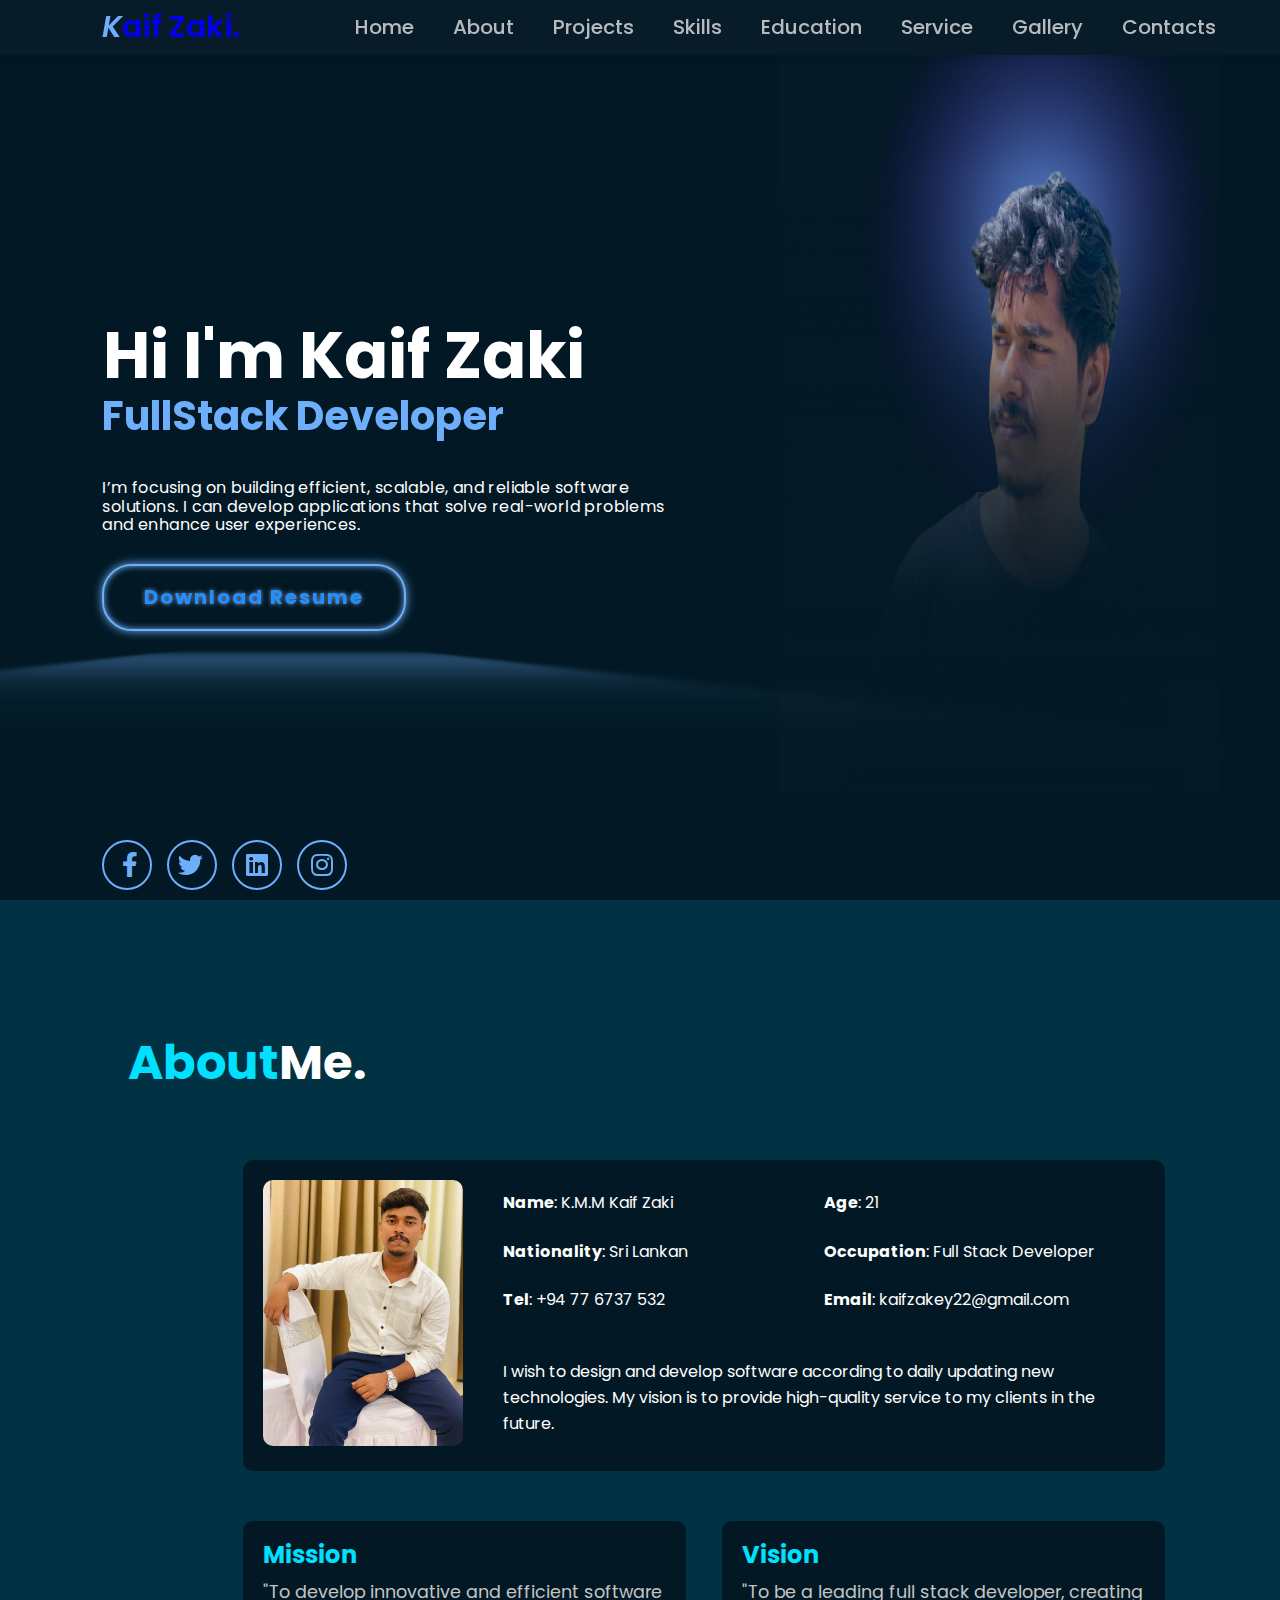
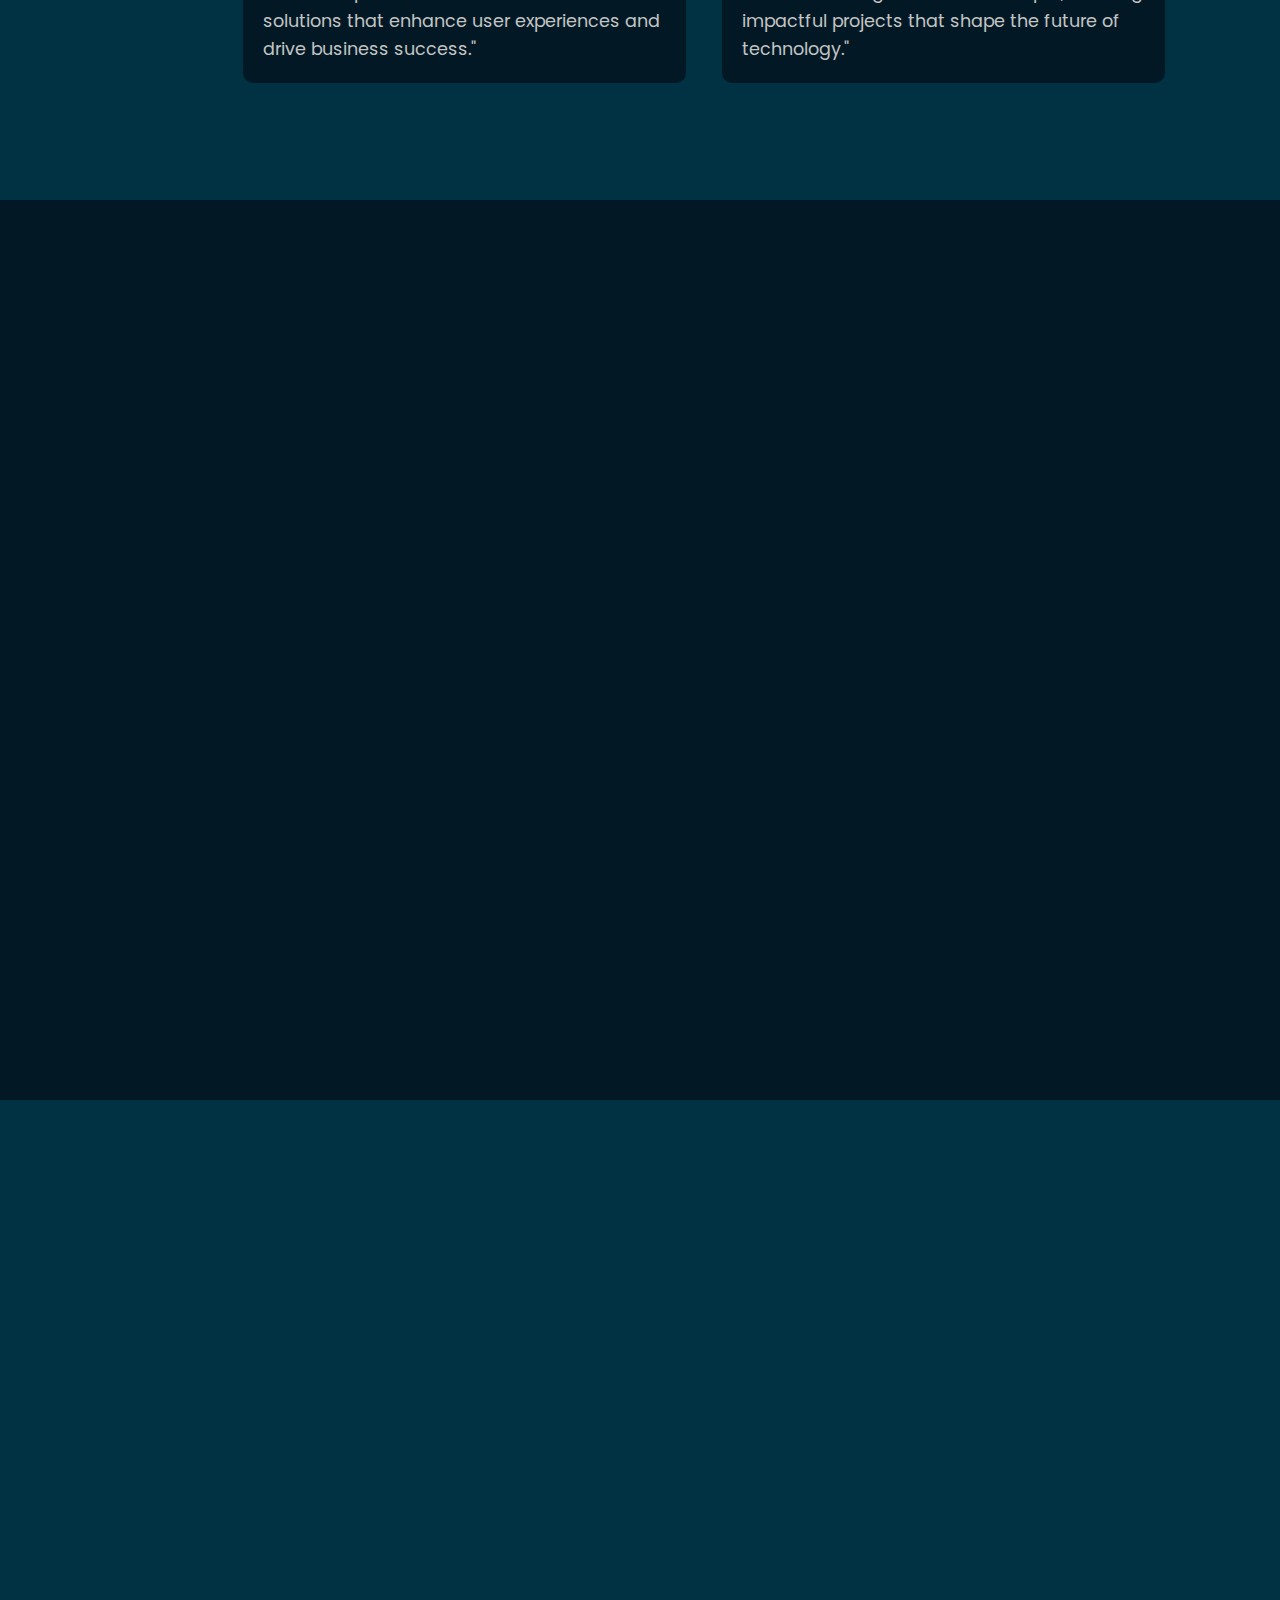
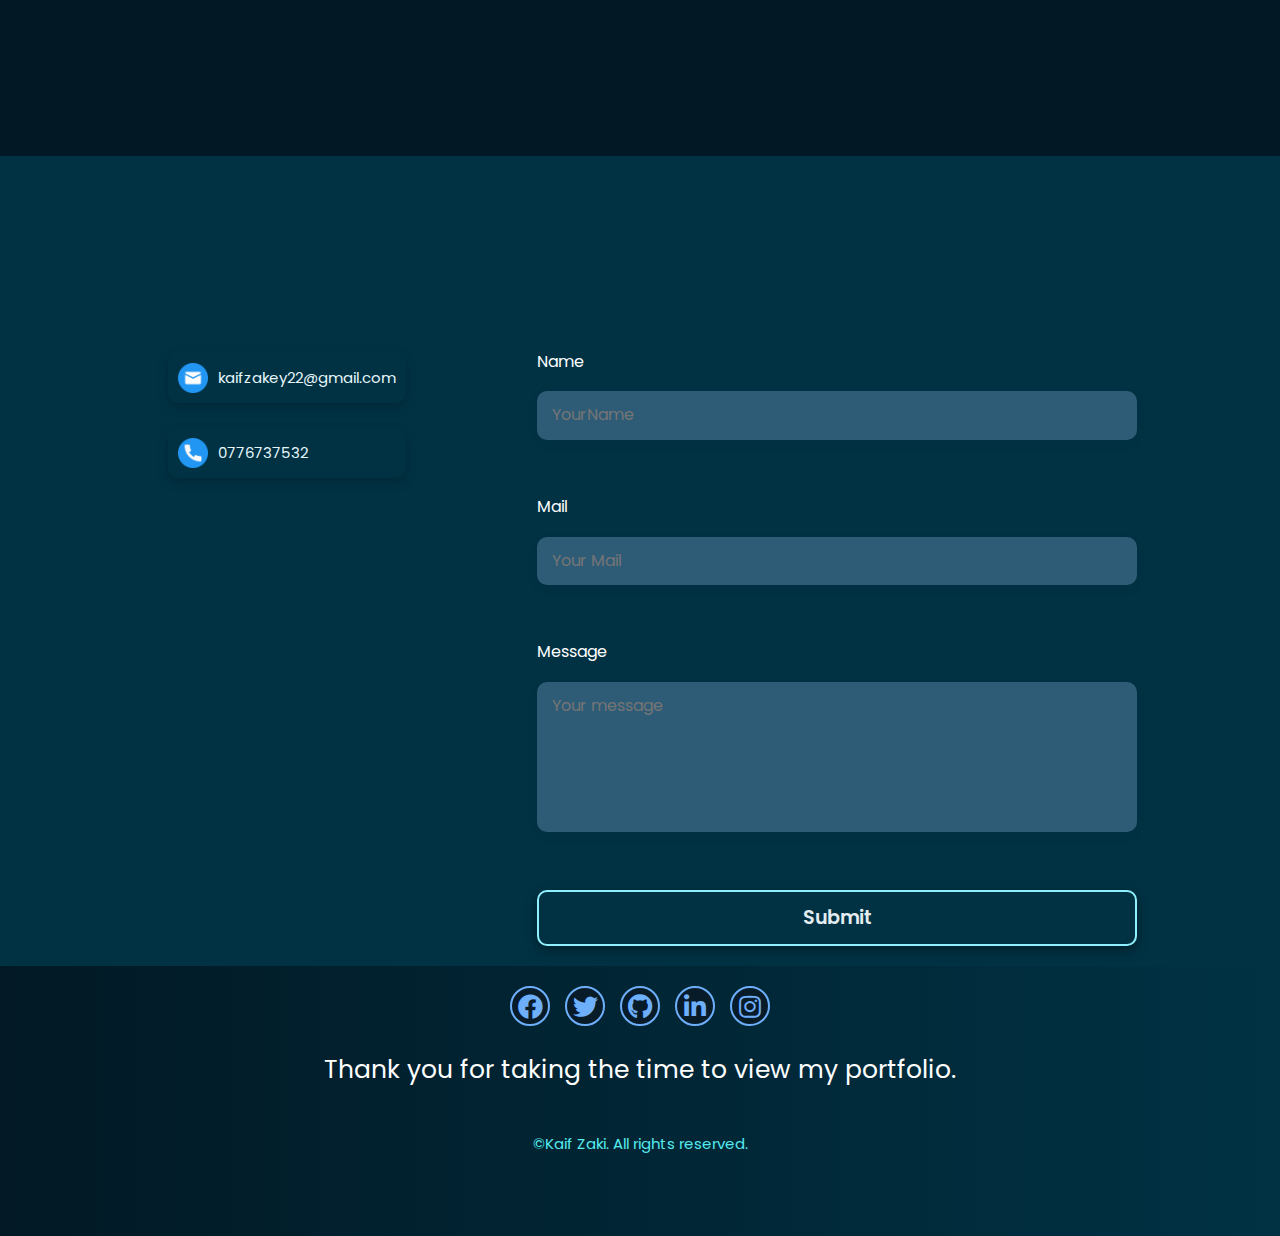
<file: index.html>
<!DOCTYPE html>
<html lang="en">
<head>
    <meta charset="UTF-8">
    <meta name="description" content="this is my portfolio">
    <meta name="keywords" content="developer,portfolio,java,Kaif,zaki">
    <meta name="author" content="Kaif">
    <!--    <meta name="viewport" content="width=device-width, initial-scale=1.0, maximum-scale=1.0, user-scalable=no">-->
    <meta name="viewport" content="width=device-width, initial-scale=1">
    <link rel="icon" type="image/x-icon" href="Assets/logos/portLogo.png">
    <!--    <link rel="stylesheet" href="CSS/iphone.css">-->
    <link rel="stylesheet" href="CSS/SmallStylesheet.css">
    <link rel="stylesheet" href="CSS/Laptop_L.css">
    <link rel="stylesheet" href="CSS/normalizeCSS.css">
    <link rel="stylesheet" href="https://cdnjs.cloudflare.com/ajax/libs/font-awesome/5.15.3/css/all.min.css">
    <link rel="preconnect" href="https://fonts.googleapis.com">
    <link rel="preconnect" href="https://fonts.gstatic.com" crossorigin>
    <link href="https://fonts.googleapis.com/css2?family=Poppins:ital,wght@0,100;0,200;0,300;0,400;0,500;0,600;0,700;0,800;0,900;1,100;1,200;1,300;1,400;1,500;1,600;1,700;1,800;1,900&display=swap" rel="stylesheet">
    <link href='https://unpkg.com/boxicons@2.1.4/css/boxicons.min.css' rel='stylesheet'>
    <link href="https://unpkg.com/aos@2.3.1/dist/aos.css" rel="stylesheet">
    <script src="https://unpkg.com/aos@2.3.1/dist/aos.js"></script>
    <!--    <link-->
    <!--            rel="stylesheet"-->
    <!--            href="https://cdnjs.cloudflare.com/ajax/libs/animate.css/4.1.1/animate.min.css"-->
    <!--    />-->


    <title>Kaif Zaki</title>
</head>
<body>

<!--Header-->
<header class="header1">
    <span class="menu-icon" onclick="toggleMenu()"><i class='bx bx-menu'></i></span>
    <a href="index.html" class="logo"> <em>K</em>aif Zaki.</a>

    <nav>
        <ul class="navigation">
            <li><a href="#home-nav">Home</a></li>
            <li><a href="#About-nav">About</a></li>
            <li><a href="#project-nav">Projects</a></li>
            <li><a href="#skill-nav">Skills</a></li>
            <li><a href="#education-nav">Education</a></li>
            <li><a href="#service-nav">Service</a></li>
            <li><a href="#gallery-nav">Gallery</a></li>
            <li><a href="#contact-nav">Contacts</a></li>
        </ul>
    </nav>
</header>


<!--main Content-->
<main class="main-content">

    <!--Hero or Intro Section-->
    <section class="Home" id="home-nav">
        <div class="hContent">
            <span class="image"><img src="./Assets/photos/my%20image.png" alt="zaki" title="Kaif Zaki"></span>

            <h1 data-aos="zoom-in-right"> Hi I'm Kaif Zaki</h1>

            <h3 data-aos="zoom-in-left">FullStack Developer</h3>
            <p class="intro msg"  >
                I’m focusing on building efficient, scalable, and  reliable software solutions. I can develop applications that solve real-world problems and enhance user experiences.
            </p>

            <div class="resumebutton" data-aos="zoom-in-zoom">
                <a href="./Assets/Resumenew1.pdf" download="Resumenew1.pdf">
                    <button>Download Resume</button>
                </a>
            </div>

            <div class="social-media" >
                <a href="https://www.facebook.com/kaif.zakey.18?mibextid=LQQJ4d"><i class="fab fa-facebook-f"></i></a>
                <a href="https://x.com/zakeykaif34299?s=21"><i class="fab fa-twitter"></i></a>
                <a href="https://www.linkedin.com/in/kaif-zakey-727397332?utm_source=share&utm_campaign=share_via&utm_content=profile&utm_medium=ios_app"><i class="fab fa-linkedin"></i></a>
                <a href="https://www.instagram.com/kaif_zak?igsh=NGgxNDZncWJxMDQ%3D&utm_source=qr"><i class="fab fa-instagram"></i></a>
            </div>


        </div>
    </section>

    <!--about Section-->
    <section class="About-section" id="About-nav">
        <h1 class="about-title">About<span>Me.</span></h1>

        <div class="container">
            <div class="about-section">
                <div class="profile-photo">
                    <img src="./Assets/photos/about.jpeg" alt="Profile Photo">
                </div>
                <div class="info">
                    <div class="details">
                        <p><strong>Name</strong>: K.M.M Kaif Zaki</p>
                        <p><strong>Age</strong>: 21</p>
                        <p><strong>Nationality</strong>: Sri Lankan</p>
                        <p><strong>Occupation</strong>: Full Stack Developer</p>
                        <p><strong>Tel</strong>: +94 77 6737 532</p>
                        <p><strong>Email</strong>: kaifzakey22@gmail.com</p>
                    </div>
                    <p class="description">
                        I wish to design and develop software according to daily updating new technologies.
                        My vision is to provide high-quality service to my clients in the future.

                    </p>
                </div>
            </div>

            <div class="mission-vision">
                <div class="mission">
                    <h2>Mission</h2>
                    <p>"To develop innovative and efficient software solutions that enhance user experiences and drive business success."</p>
                </div>
                <div class="vision">
                    <h2>Vision</h2>
                    <p>"To be a leading full stack developer, creating impactful projects that shape the future of technology."</p>
                </div>
            </div>
        </div>

    </section>

    <!--Projects section-->
    <section class="project-section" id="project-nav">
        <div class="title"  >
            <h2   data-aos="zoom-in-up" id="Projects"><b><em>Pro</em>jects</b></h2>
        </div>

        <div class="cards">

            <div class="card"  data-aos="fade-up-right">
                <div>
                    <h4>Java Project</h4>
                </div>
                <!--card Body-->
                <div>
                    <button>
                        <a href="https://github.com/Kaif-Zakey/Layered-Architecture.git" id="prf" target="_blank">
                            <i class="fab fa-github">
                            </i>
                        </a>
                    </button>
                </div>
            </div>

            <div class="card"  data-aos="fade-up-center">
                <div>
                    <h4>Connect 4 Game<br> (OOP)</h4>
                </div>
                <!--Card2 body-->
                <div>

                    <button>
                        <a href="https://github.com/Kaif-Zakey/Bookshop-Management-System.git" target="_blank">
                            <i class="fab fa-github"  ></i>
                        </a>
                    </button>
                </div>
            </div>

            <div class="card"  data-aos="fade-up-left">
                <div>
                    <h4>HTML,CSS<br>(Website)</h4>
                </div>
                <!--Card3 body-->
                <div>
                    <button>
                        <a href="https://github.com/Kaif-Zakey/Bookshop-Management-System.git" target="_blank">
                            <i class="fab fa-github" ></i>
                        </a>
                    </button>
                </div>
            </div>


        </div>
        <div class="morebtnclass">
            <a href="Assignment.html" data-aos="zoom-out-up" class="morebtn">More <span><i class='bx bx-chevrons-right'></i></span></a>
        </div>
    </section>

    <!--skills section-->
    <section class="skills-section" id="skill-nav">
        <div class="title">
            <h2  id="Skills"  data-aos="zoom-in-up"><b><em>Ski</em>lls</b></h2>
        </div>

        <div class="skill-set">
            <ul class="square" data-aos="zoom-out-up">
                <li>
                    My problem-solving abilities and analytical mindset allow me to tackle complex issues
                    head-on and devise innovative solutions tailored to specific needs
                </li>

                <li>
                    I am well-versed in Agile and Scrum methodologies,which enable me to manage projects
                    effectively and deliver high-quality software within tight deadlines.
                </li>
                <li>

                    I have extensive experience in designing and managing databases
                    such as MySQL, PostgreSQL, and MongoDB, ensuring optimal performance and data integrity
                </li>
            </ul>
        </div>


        <section class="skillSub-content1">
            <div class="sub-title">
                <h3 data-aos="fade-right"
                    data-aos-offset="300"
                    data-aos-easing="ease-in-sine" ><u>Languages,Frameworks And Tools.</u></h3>
            </div>

            <div class="skillSub-content">
                <div>
                    <img data-aos="fade-right" src="Assets/icon/figma.png" alt="figma" >
                </div>
                <div>
                    <img data-aos="fade-right" src="Assets/icon/html.png" alt="html">
                </div>
                <div>
                    <img data-aos="fade-left" src="Assets/icon/java.png" alt="java">
                </div>
                <div>
                    <img  data-aos="fade-right" src="Assets/icon/social%20(1).png" alt="css">
                </div>
                <div>
                    <img data-aos="fade-left" src="Assets/icon/git.png" alt="git" >
                </div>
                <div>
                    <img data-aos="fade-right" src="./Assets/icon/programing.png" alt="MySQL" >
                </div>

                <div>
                    <img data-aos="fade-left" src="./Assets/icon/atom.png" alt="React" >
                </div>

                <div>
                    <img data-aos="fade-right" src="./Assets/icon/server.png" alt="MongoDb">
                </div>
                <div>
                    <img data-aos="fade-left" src="./Assets/icon/nodejs.png" alt="Node.js">
                </div>
                <div>
                    <img data-aos="fade-right" src="./Assets/icon/js.png" alt="javaScript">
                </div>

            </div>
        </section>
    </section>

    <!--Education section-->
    <section class="education-section" id="education-nav">
        <!--title Education-->
        <div class="education-title">
            <h2  data-aos="zoom-in-up"><b><em>Edu</em>cation</b></h2>
        </div>
        <div class="timeline">
            <div class="timeline-item" data-aos="fade-down">
                <div class="timeline-year">2019</div>
                <div class="timeline-content">
                    <h3>Ordinary Level</h3>
                    <p>Did O/L in Arafath Muslim Maha Vidiyalaya.</p>
                </div>
            </div>

            <div class="timeline-item" data-aos="fade-up">
                <div class="timeline-year">2022</div>
                <div class="timeline-content">
                    <h3>Advanced Level</h3>
                    <p>Did A/L in Al-Fahriya National Collage.</p>
                </div>
            </div>

            <div class="timeline-item" data-aos="fade-up">
                <div class="timeline-year">2023</div>
                <div class="timeline-content">
                    <h3>Graduate Diploma in Software Engineer(GDSE)</h3>
                    <p> Purchasing  Diploma in IJSE</p>
                </div>
            </div>
        </div>
    </section>

    <!--Service section-->
    <section class="service-section" id="service-nav">

        <div class="service-title">
            <h2  data-aos="zoom-in-up"><b><em>Ser</em>vice</b></h2>
        </div>

        <div class="cards-services">

            <div class="scards" data-aos="zoom-in">
                <img src="./Assets/icon/code%20(1).png" alt="web" style="width: 60px">
                <div class="title">
                    <h4>Web Development</h4>
                </div>

                <div>
                    <p>I develop robust e-commerce platforms with secure payment
                        gateways and user-friendly interfaces to drive your online sales</p>
                </div>
            </div>

            <div class="scards" data-aos="zoom-in">
                <img src="./Assets/icon/application%20(1).png" style="width: 60px " alt="App">
                <div class="title">
                    <h4>App Development</h4>
                </div>

                <div>
                    <p>
                        I can optimize your app’s performance to ensure fast load times, smooth transitions, and minimal crashes, providing a seamless user experience
                    </p>
                </div>
            </div>

            <div class="scards" data-aos="zoom-in">
                <img src="./Assets/icon/ux-design%20(1).png" style="width: 60px" alt="">
                <div>
                    <h4 class="title">
                        UI/UX
                    </h4>
                </div>

                <div>
                    <p>
                        I can Design visually appealing interfaces that reflect your brand identity and engage users, using the latest design trends
                    </p>
                </div>
            </div>
        </div>
    </section>

    <!--Gallery section-->
    <section class="Gallery-section" id="gallery-nav">
        <div class="Gallery-title">
            <h2  data-aos="zoom-in-up"> <b><em>Gal</em>lery</b></h2>
        </div>

        <div class="photos">
            <img data-aos="zoom-out"  src="Assets/photos/my1.jpeg" alt="my photo" >
            <img data-aos="zoom-out" src="Assets/photos/WhatsApp%20Image%202024-02-04%20at%2015.42.09.jpeg"  alt="my photo">
            <img data-aos="zoom-out" src="Assets/photos/my31.jpeg" alt="my photo" class="lastphoto1" >
            <img data-aos="zoom-out" src="Assets/photos/my5.jpeg" alt="my photo"  >
        </div>
    </section>

    <!--Contact Section-->
    <section class="contacts-section" id="contact-nav">
        <div class="contact-title">
            <h2  data-aos="zoom-in-up"><b>
                <em>Contact</em> Me
            </b></h2>
        </div>

        <div class="contact-content">
            <div class="contact-links">
                <div id="MailLink">
                    <a href="mailto:kaifzakey22@gmail.com">
                        <img src="Assets/icon/mail.png" alt="click to mail" title="Click to mail" > <p>kaifzakey22@gmail.com</p>
                    </a>
                </div>

                <div>
                    <a href="tel:0776737532">
                        <img src="Assets/icon/telephone.png" alt="click to call" > <p>0776737532</p>
                    </a>
                </div>

            </div>


            <div class="ContactForm">
                <form>
                    <label for="yourName">Name</label>
                    <input  type="text" placeholder="YourName" id="yourName" required >
                    <br>
                    <label for="yourMail">Mail</label>
                    <input type="email" id="yourMail" placeholder="Your Mail" required>
                    <br>
                    <label for="message">Message</label>
                    <textarea name="message" id="message" cols="30" rows="5" placeholder="Your message " required></textarea>
                    <br>
                    <button type="submit">Submit</button>
                </form>
            </div>

        </div>
    </section>


</main>


<!--footer-->
<footer>
    <div class="footer-socialLinks">
        <a href="https://www.facebook.com/kaif.zakey.18?mibextid=LQQJ4d" target="_blank">
            <i class="fab fa-facebook"></i>
        </a>

        <a href="https://x.com/zakeykaif34299?s=21" target="_blank">
            <i class="fab fa-twitter"></i>
        </a>

        <a href="https://github.com/Kaif-Zakey" target ="_blank">
            <i class="fab fa-github"></i>
        </a>

        <a href="https://www.linkedin.com/in/kaif-zakey-727397332?utm_source=share&utm_campaign=share_via&utm_content=profile&utm_medium=ios_app" target="_blank">
            <i class="fab fa-linkedin-in"></i>
        </a>

        <a href="https://www.instagram.com/kaif_zak?igsh=NGgxNDZncWJxMDQ%3D&utm_source=qr">
            <i class="fab fa-instagram"></i>
        </a>
    </div>
    <div class="pfooter">
        <p>
            Thank you for taking the time to view my portfolio.

        </p>
    </div>
    <div class="copyrights">
        <p>©Kaif Zaki. All rights reserved.</p>
    </div>
</footer>

<script src="https://unpkg.com/aos@2.3.1/dist/aos.js"></script>
<script>
    AOS.init();


    // JavaScript function to toggle the mobile menu
    function toggleMenu() {
        const nav = document.querySelector('.navigation');
        nav.classList.toggle('active');
    }
</script>

</body>
</html>
</file>
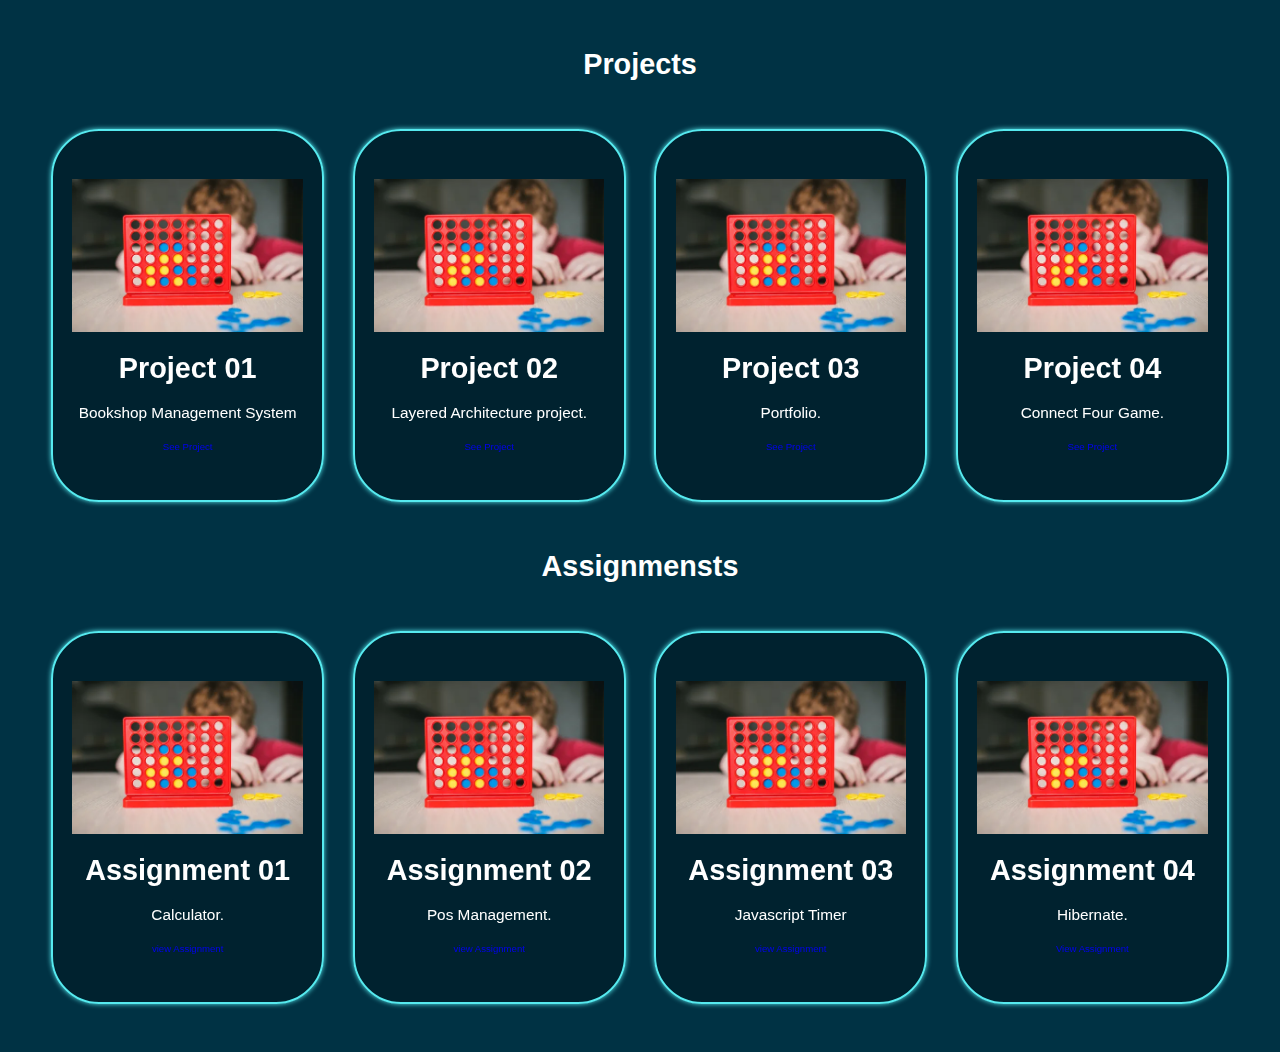
<file: Assignment.html>
<!doctype html>
<html lang="en">
<head>
    <meta charset="UTF-8">
    <meta name="viewport" content="width=device-width, initial-scale=1.0">
    <meta http-equiv="X-UA-Compatible" content="ie=edge">
    <link rel="stylesheet" href="./CSS/assignment.css">
    <link rel="icon" type="image/x-icon" href="Assets/logos/portLogo.png">

    <title>Kaif Zaki</title>
</head>
<body>
<section class="Tasks" id="Tasks">
    <h3 class="heading">Projects</h3>


    <div CLASS="project-box">
        <div class="project-card">
            <img src="Assets/photos/ne.webp" alt="">

            <h3>Project 01</h3>
            <p>Bookshop Management System</p>
            <a href="https://github.com/Kaif-Zakey/Bookshop-Management-System.git" class="btn" target="_blank">See Project</a>
        </div>

        <div class="project-card">
            <img src="Assets/photos/ne.webp" alt="">

            <h3>Project 02</h3>
            <p>Layered Architecture project.</p>
            <a href="https://github.com/Kaif-Zakey/Layered_Bookshop_Ms.git" class="btn" target="_blank">See Project</a>
        </div>

        <div class="project-card">
            <img src="Assets/photos/ne.webp" alt="">

            <h3>Project 03</h3>
            <p>Portfolio.</p>
            <a href="https://github.com/Kaif-Zakey/Portfolio.git" class="btn" target="_blank">See Project</a>
        </div>

        <div class="project-card">
            <img src="Assets/photos/ne.webp" alt="">

            <h3>Project 04</h3>
            <p>Connect Four Game.</p>
            <a href="https://github.com/Kaif-Zakey/Connect-four-Game.git" class="btn" target="_blank">See Project</a>
        </div>

    </div>


    <h3 class="heading">Assignmensts</h3>


    <div CLASS="project-box">
        <div class="project-card">
            <img src="Assets/photos/ne.webp" alt="">

            <h3>Assignment 01</h3>
            <p>Calculator.</p>
            <a href="https://github.com/Kaif-Zakey/Assignment-10-Calculator.git" class="btn" target="_blank">view Assignment</a>
        </div>

        <div class="project-card">
            <img src="Assets/photos/ne.webp" alt="">

            <h3>Assignment 02</h3>
            <p>Pos Management.</p>
            <a href="https://github.com/Kaif-Zakey/Assignment-11-Pos.git" class="btn" target="_blank">view Assignment</a>

        </div>

        <div class="project-card">
            <img src="Assets/photos/ne.webp" alt="">

            <h3>Assignment 03</h3>
            <p>Javascript Timer</p>
            <a href="https://github.com/Kaif-Zakey/Assignment-08.git" class="btn" target="_blank">view Assignment</a>

        </div>

        <div class="project-card">
            <img src="Assets/photos/ne.webp" alt="">

            <h3>Assignment 04</h3>
            <p>Hibernate.</p>
            <a href="https://github.com/Kaif-Zakey/Hibernate-Assignment.git" class="btn" target="_blank">View Assignment</a>

        </div>

    </div>

</section>
</body>
</html>
</file>
<file: CSS/SmallStylesheet.css>
*{
    margin: 0;
    padding: 0;
    box-sizing: border-box;
    text-decoration: none;
    border: none;
    outline: none;
    scroll-behavior: smooth;

}

html{
    overflow-x: hidden;
}


.menu-icon{
    cursor: pointer;
    display: none;
}



body{
    background: #021925;
    color: white;
    font-family: "Poppins", sans-serif;
    font-style: normal;
    overflow-x: hidden;
}

header nav ul li{
    list-style: none;
    display: inline-block;
}


header {
    min-width: 100vw;
    position: fixed;
    top: 0;
    left: 0;
    background: #081b29;
    padding: 15px 5% 15px 10%;
    box-shadow: 0 2px 10px rgba(0, 0, 0, 0.1);
    z-index: 1000;
    display: flex;
    justify-content: space-between;
    align-items: center;
}

.logo{
    font-size: 25px;
    text-decoration: none;
    font-weight: 600;
    animation: fadeIn 4s infinite alternate;
}



@keyframes fadeIn {
    0% {
        scale: 70%;
        opacity: .2;
        color: rgba(110, 175, 251, 1);
    }
    100% {
        opacity: 1;
        transform: translateY(0);
        color: white;
    }
}

.logo em{
    color: rgba(110, 175, 251, 1);
}


.navigation a{
    font-size: 18px;
    color: white;
    text-decoration: none;
    font-weight: 500;
    margin-left:35px ;
    transition: .3s;
    opacity: .7;
}

.navigation a:hover{
    color: rgba(110, 175, 251, 1);
    font-weight: 900;
    width: 100%;
    font-size: 20px;
    opacity: 1;
    /*scale: 4;*/
}




.Home{
    height: auto;
    min-height: 100vh;
    display: flex;
    align-items: center;
    padding: 0 10%;
    max-width: 100%;
    background: #021925;

}




.hContent{
    max-width:100% ;
}



.hContent h1{
    overflow: hidden;
    font-size: 55px;
    font-weight: 700;
    margin-bottom: 0;
    white-space: nowrap;
    width: 16ch;
    animation: typing 3s steps(16), blink 0.75s step-end infinite;
}

h2 em{
    color: rgba(110, 175, 251, 1);
    font-style: normal;

}

.skills-section h2 em{
    color: #56eaef;
    font-style: normal;

}

.education-section h2 em{
    font-style: normal;
    color: rgba(110, 175, 251, 1);
}

.service-section h2 em{
    font-style: normal;
    color: #56eaef;
}

.Gallery-section h2 em{
font-style: normal;
    color: rgba(110, 175, 251, 1);
}

.contacts-section h2 em{
    font-style: normal;
    color: #56eaef;
}

@keyframes typing {
    from {
        width: 0;
    }
    to {
        width: 16ch;
    }
}


@keyframes blink {
    50% {
        border-right-color: transparent;
    }
    100% {
        border-right-color: black;
    }
}
.hContent p{
    font-size: 16px;
    margin:30px 0 30px 0;
    letter-spacing: .4px;
    max-width: 51.8%;
    width: auto;
    height: auto;
}

.hContent h3{
    font-size: 30px;
    padding-bottom: 20px;
    margin-top: 0;
    font-weight: 700;
    z-index: 1;
    color: rgba(110, 175, 251, 1);
}

.resumebutton{
    top: 25px;
    position: relative;
    height: 20px;
    width: 100%;
}

.resumebutton button{
    cursor: pointer;
    display: inline-block;
    position: relative;
    color: dodgerblue;
    letter-spacing: 2px;
    border-radius: 30px;
    border:rgba(110, 175, 251, 1)  0.125em solid ;
    text-shadow:
            0 0 .20em #fff7,
            0 0 .30em rgb(27, 42, 100);
    box-shadow:
            inset 0 0 .3em rgba(110, 175, 251, 1) ,
            0 0 .5em rgba(110, 175, 251, 1) ;
    padding: 1em 2em;
    font-size: 16px;
    font-weight: 700;
    background: #021925;
    transition: .8s;
}


.resumebutton button::before{
    content:"";
    position: absolute;
    top: 110%;
    width: 100%;
    height: 75%;
    background:rgba(110, 175, 251, 1) ;
    transform:
            perspective(0.2em)
            rotateX(10deg)
            scale(1.3,0.40);
    filter: blur(0.5em);
    opacity: 0.3;
    transition: opacity .8s linear;
}




.resumebutton button:hover{
    color:  white;
    background: rgb(77, 147, 234);
    border: 5px solid rgb(138, 186, 255);

}

.resumebutton button:hover::before{
    opacity: 0.8;
}


.social-media{
    position: absolute;
    bottom: 40px;
    width: 40vw;
    display: flex;
    align-content: space-between;
    justify-content: start;
}

.social-media i{
    display: flex;
    top: 10px;
    right: 12px;
    position: absolute;
}

.social-media a{
    position: relative;
    width:40px ;
    height: 40px;
    background:#021925;
    border: 2px solid rgba(110, 175, 251, 1);
    border-radius: 50%;
    color:rgba(110, 175, 251, 1) ;
    text-decoration: none;
    z-index: 1;
    overflow: hidden;
    margin-right: 15px;
}

.social-media a::before{
    content: '';
    position: absolute;
    background: rgba(110, 175, 251, 1) ;
    top: 0;
    left: 0;
    width: 0;
    height: 100%;
    z-index: -1;
    transition: .6s;
}

.social-media a:hover::before{
    width: 100%;
}

.social-media a:hover{
    color:#021925 ;
}


.hContent .image {
    position: absolute;
    top: 10px;
    right: 30px;
    width: 700px;
    height: 90vh;
    outline: 50px solid #021925;
    outline-offset: -40px;
}

.image img {
    width: 100%;
    height: 100%;
}




.About-section{
    min-height: 100vh;
    position: relative;
    height: auto;
    display: flex;
    align-items: start;
    flex-direction: column;
    padding: 8% 0 0 10%;
    background: #003244;
}


.container {
    width: 80%;
    margin: 0 auto;
    padding: 50px 0;
}

/* About Section */
.about-section {
    display: flex;
    align-items: center;
    background-color: #021925;
    padding: 20px;
    border-radius: 10px;
}

.profile-photo img {
    width: 200px;
    border-radius: 10px;
    object-fit: cover;
    /*filter: grayscale(100%);*/
}

.info {
    margin-left: 40px;
    flex: 1;
}

.About-section h1 {
    font-size: 3rem;
    margin-bottom: 20px;
    color: #00E0FF;
}

.About-section h1 span {
    color: #fff;
}

.details {
    display: flex;
    flex-wrap: wrap;
    margin-bottom: 20px;
}

.details p {
    width: 50%;
    margin-bottom: 30px;
}

.description {
    font-size: 1rem;
    line-height: 1.6;
}

/* Mission and Vision Section */
.mission-vision {
    display: flex;
    justify-content: space-between;
    margin-top: 50px;
}

.mission, .vision {
    background-color: #021925;
    padding: 20px;
    border-radius: 10px;
    width: 48%;
}

.mission h2, .vision h2 {
    font-size: 1.5rem;
    color: #00E0FF;
    margin-bottom: 10px;
}

.mission p, .vision p {
    font-size: 1.1rem;
    color: #C4C4C4;
    line-height: 1.6;
}

/* Responsive Styles */
@media (max-width: 768px) {
    .container {
        width: 90%;
        padding: 30px 0;
    }

    .about-section {
        flex-direction: column;
        text-align: center;
    }

    .profile-photo img {
        width: 200px;
        margin-bottom: 20px;
    }

    .info {
        margin-left: 0;
    }

   .About-section h1 {
        font-size: 2.5rem;
    }

    .details p {
        width: 100%;
    }

    .mission-vision {
        flex-direction: column;
        gap: 20px;
    }

    .mission, .vision {
        width: 100%;
    }
}




/*@media (max-width: 480px) {*/
/*   .About-section h1 {*/
/*        font-size: 2rem;*/
/*    }*/

/*    .profile-photo img {*/
/*        width: 100px;*/
/*        aspect-ratio: auto*/
/*    }*/

/*    .details p {*/
/*        font-size: 0.9rem;*/
/*    }*/

/*    .mission h2, .vision h2 {*/
/*        font-size: 1.3rem;*/
/*    }*/

/*    .mission p, .vision p {*/
/*        font-size: 1rem;*/
/*    }*/
/*}*/








/*.about-title{*/

/*    font-size: 40px;*/
/*    font-weight: 500;*/
/*}*/

/*.about-para{*/
/*    position: relative;*/
/*    top: 30px;*/
/*    width: auto;*/
/*    max-width: 60vw;*/

/*    height: auto;*/

/*}*/

/*.sub-title{*/
/*    position: relative;*/
/*    top: 30px;*/
/*    margin-bottom: 40px;*/
/*}*/

/*.my-detailabout{*/
/*    position: relative;*/
/*    top: 0;*/
/*    display: flex;*/
/*    flex-direction: row;*/
/*    flex-wrap: wrap;*/
/*    width:80vw;*/
/*    margin:150px auto 10px 2px;*/
/*    letter-spacing: .8px;*/
/*    height: auto;*/

/*}*/

/*.my-detailabout p{*/
/*    margin-bottom: 30px;*/
/*    margin-right:auto ;*/
/*    margin-left:auto;*/
/*    width: 40vw;*/
/*}*/






.project-section{
    background: #021925;
    position: relative;
    min-height: 100vh;
    height: auto;
    padding: 8% 0 0 10%;
    letter-spacing: normal;
    font-family: 'Arial', sans-serif;
}

.title{
    max-width: 100%;
    margin: auto;
}

.title h2 {
    font-size: 2.5rem;
    color: #ecf3f2;
    margin: 30px auto 80px auto;
    font-family: 'Montserrat', sans-serif;
}

/* Cards Container */
.cards {
    display: grid;
    grid-template-columns: repeat(auto-fit, minmax(250px, 1fr));
    gap: 20px;
    justify-items: center;
}

/* Card Styling */
.card {
    background-color: rgba(42, 64, 86, 0.96);
    width: 250px;
    height: 200px;
    padding: 20px;
    border-radius: 10px;
    box-shadow: 0 4px 15px rgba(0, 0, 0, 0.2);
    text-align: center;
    transition: transform 0.3s ease, box-shadow 0.3s ease;
    display: flex;
    flex-direction: column;
    justify-content: space-between;
}

.card:hover {
    transform: translateY(-10px);
    box-shadow: 0 8px 20px rgba(0, 0, 0, 0.3);
}

.card h4 {
    text-align: center;
    font-size: 1.4rem;
    margin-bottom: 20px;
    color: #e6eaef;
    font-family: 'Roboto', sans-serif;
}

/* Button Styling */
.card button {
    background: transparent;
    border: 2px solid #4989d7;
    padding: 10px;
    border-radius: 50px;
    cursor: pointer;
    transition: all 0.3s ease;
    display: inline-block;
}

.card button:hover {
    background-color: #4989d7;
    border-color: #4989d7;
    transform: scale(1.1);
}

.card button a {
    color: #4989d7;
    font-size: 1.2rem;
    text-decoration: none;
}

.card button:hover a {
    color: #0a3b4d;
}

.morebtnclass{
    max-width: 100%;
    text-align: center;
}

/* More Button Styling */
.morebtn {
    display: inline-block;
    margin-top: 100px;
    text-align: center;
    margin-bottom: 60px;
    padding: 10px 20px;
    color: #0a3b4d;
    background-color: #4989d7;
    border-radius: 5px;
    font-size: 1.2rem;
    text-decoration: none;
    transition: transform 0.3s ease;
    font-family: 'Montserrat', sans-serif;
}

.morebtn:hover {
    background-color: #7cb2d3;
    transform: translateY(-5px);
}

.morebtn span i {
    transition: transform 0.3s ease;
}

.morebtn:hover span i {
    transform: translateX(5px);
}

/* Responsive Design */
@media (max-width: 768px) {
    .title h2 {
        font-size: 2rem;
    }
    .card h4 {
        font-size: 1.2rem;
    }
}

/*@media (max-width: 480px) {*/
/*    .title h2 {*/
/*        font-size: 1.8rem;*/
/*    }*/
/*    .card h4 {*/
/*        font-size: 1rem;*/
/*    }*/
/*}*/



/*.project-section .title{*/
/*    top: 30px;*/
/*    margin-bottom: 40px;*/
/*    font-size: 40px;*/
/*    font-weight: 500;*/
/*}*/

/*.project-section .cards{*/
/*    display: flex;*/
/*    flex-direction: row;*/
/*    align-items: center;*/
/*    position: relative;*/
/*    justify-content: center;*/
/*    justify-items: center;*/
/*    align-content: center;*/
/*    !*width:auto;*!*/
/*    gap: 10rem;*/
/*    overflow: hidden;*/
/*    min-height: 100vh;*/
/*    flex-wrap: wrap;*/
/*    width: 100%;*/
/*    margin-bottom: 60px;*/


/*}*/


/*.project-section .card{*/
/*    !*margin-right: 50px;*!*/
/*    background: transparent;*/
/*    min-height: 200px;*/
/*    border-radius: 4px;*/
/*    display: flex;*/
/*    flex-direction: column;*/
/*    align-items: center;*/
/*    border-color: dodgerblue;*/
/*    border-width:6px 3px 6px 3px;*/
/*    border-style: solid;*/
/*    width: 150px;*/
/*    position: relative;*/
/*    cursor: pointer;*/
/*    margin-bottom: 10px;*/
/*}*/

/*.project-section button{*/
/*    background: transparent;*/
/*    position: absolute;*/
/*    top: 20px;*/
/*    width: 60px;*/
/*    left: 0;*/
/*    right: 0;*/
/*    bottom: 0;*/
/*    margin: auto;*/
/*    aspect-ratio: 1/1;*/
/*    border-radius: 100%;*/
/*}*/

/*.project-section button:hover{*/
/*    background: #56eaef;*/
/*    color: #021925;*/
/*}*/


/*.project-section i{*/
/*    font-size: 60px;*/
/*    color: #387bc9;*/
/*}*/

/*.project-section .morebtn{*/
/*    position: absolute;*/
/*    bottom: 50px;*/
/*    right: 40px;*/
/*    min-width: 200px;*/
/*    !*width: 200px;*!*/
/*    !*margin-right: 300px;*!*/
/*    height:60px;*/
/*    background: #021925;*/
/*    border-radius: 60PX;*/
/*    display: flex;*/
/*    justify-content:center ;*/
/*    align-items: center;*/
/*    color:white;*/
/*    text-decoration: none;*/
/*    letter-spacing: 2px;*/
/*    border-top:0.6px solid #073750;*/
/*    border-left:0.6px solid #073750;*/
/*    border-bottom:0.1px solid #073750;*/
/*    border-right:0.1px solid #073750;*/
/*    padding-left: 40px;*/
/*    transition: 0.5s;*/
/*    overflow: hidden;*/
/*}*/

/*.project-section .morebtn:hover{*/
/*    padding-left:0 ;*/
/*    padding-right: 40px;*/
/*    color: #56eaef;*/
/*}*/

/*.morebtn span{*/
/*    position: absolute;*/
/*    left: 5px;*/
/*    width: 50px;*/
/*    height: 50px;*/
/*    background: #387bc9;*/
/*    border-radius: 50%;*/
/*    transition: 0.5s ease-in-out;*/
/*    display: flex;*/
/*    justify-content: center;*/
/*    align-items: center;*/
/*    color: black;*/
/*    font-size: 1.5em;*/
/*}*/

/*.morebtn i{*/
/*    font-size: 30px;*/
/*    color: black;*/
/*}*/

/*.morebtn:hover span{*/
/*    left: calc(100% - 55px);*/
/*    background: #56eaef;*/
/*}*/

/*.morebtn:after{*/
/*    content: "";*/
/*    position: absolute;*/
/*    width: 80px;*/
/*    height: 100%;*/
/*    z-index: 1;*/
/*    background: #113649;*/
/*    transform: translateX(-170px) skewX(30deg);*/
/*    transition: 0.85s ease-in-out;*/
/*}*/

/*.morebtn:hover:after{*/
/*    transform: translateX(170px) skewX(30deg);*/
/*}*/

.skills-section{
    max-width: 100%;
    background: #003244;
   height: auto;
    display: flex;
    flex-direction: column;
    padding: 8% 0 0 10%;
    letter-spacing: normal;
    width: auto;
}

.skills-section .title{
    max-width: 100%;
    width: auto;
    margin:10px auto 50px 1px;
}

.skills-section #Skills{
    font-family: 'Montserrat', sans-serif;
    font-size: 40px;
    font-weight: 500;

}

.skill-set{
    width: 80vw;
    font-size: 18px;
    letter-spacing: .4px;
    line-height: 40px;
    margin-bottom: 60px;
}

/* Skill Section Styling */
.skillSub-content1 {
    padding: 40px 20px;
    background-color: #003244;
    text-align: center;
}

.sub-title h3 {
    font-size: 1.8rem;
    color: #56eaef;
    margin-bottom: 20px;
    text-decoration: none;
}

/* Skill Content Grid */
.skillSub-content {
    display: grid;
    grid-template-columns: repeat(auto-fit, minmax(80px, 1fr)); /* Responsive grid */
    gap: 20px;
    justify-items: center;
    align-items: center;
}

.skillSub-content div {
    display: flex;
    justify-content: center;
    align-items: center;
    width: 80px; /* Set a fixed width */
    height: 80px; /* Set a fixed height */
    transition: transform 0.3s ease, box-shadow 0.3s ease;
}

.skillSub-content img {
    max-width: 50px;
    height: auto;
    border-radius: 10%;
    transition: transform 0.3s ease;
}

/* Hover Effect */
.skillSub-content div:hover {
    transform: scale(1.1);
    box-shadow: 0 4px 15px rgba(0, 0, 0, 0.15);
}

/* Responsive Design for Section */
@media (max-width: 768px) {
    .sub-title h3 {
        font-size: 1.5rem;
    }
    .skillSub-content img {
        max-width: 40px;
    }
    .skillSub-content div {
        width: 60px; /* Adjust for mobile view */
        height: 60px;
    }
}

@media (max-width: 480px) {
    .sub-title h3 {
        font-size: 1.3rem;
    }
    .skillSub-content {
        gap: 15px;
    }
    .skillSub-content div {
        width: 60px;
        height: 60px;
    }
}


/*.skillSub-content1{*/
/*    position: relative;*/
/*    text-align: center;*/
/*    top: 80px;*/
/*}*/

/*.skillSub-content1 .sub-title{*/
/*    color: dodgerblue;*/
/*    font-size: 20px;*/
/*    font-weight: 200;*/
/*    margin-bottom: 80px;*/
/*}*/

/*.skillSub-content{*/
/*    position: relative;*/
/*    display: flex;*/
/*    flex-direction: row;*/
/*    align-content: space-around;*/
/*    align-items: center;*/
/*    flex-wrap: wrap;*/
/*    justify-content: center;*/
/*    margin-bottom: 200px;*/
/*    height: auto;*/
/*    width: auto;*/
/*}*/

/*.skillSub-content div{*/
/*    display: flex;*/
/*    align-items: center;*/
/*    background-color: #003244;*/
/*    border-radius: 20px; !* Rounded rectangle shape *!*/
/*    box-shadow: 0 4px 8px rgba(0, 0, 0, 0.1); !* Add some shadow *!*/
/*    transition: transform 0.3s ease-in-out;*/
/*        width: 150px;*/
/*    !*position: relative;*!*/
/*    !*left: 50px;*!*/
/*    margin-right: 100px;*/
/*    text-align: center;*/
/*    margin-bottom: 70px;*/
/*}*/

/*.skillSub-content div:hover {*/
/*    transform: scale(1.1); !* Hover effect for interactivity *!*/
/*}*/
/*.skillSub-content img{*/
/*    width: 30px;*/
/*    border-radius: 50%; !* Make the images circular *!*/
/*    border: 2px solid #ddd;*/
/*    margin-right: 4px;*/
/*    margin-bottom: 10px;*/
/*    object-fit: cover;*/
/*}*/

.education-section{
    position: relative;
    display: flex;
    margin: auto;
    align-content: center;
    flex-direction: column;
    min-height: 100vh;
    padding: 8% 0 0 10%;
    letter-spacing: normal;
    max-width: 100%;
    width: auto;
    height: auto;
    background: #021925;


}

.education-title{
    font-size: 40px;
    font-weight: 500;

}

.timeline {
    position: relative;
    padding-left: 50px;
    width: 600px;
    left: 25%;
    top: 20%;
    margin-top: 100px;
}

.timeline::before {
    content: '';
    position: absolute;
    left: 25px;
    top: 0;
    bottom: 0;
    width: 2px;
    background-color: #56eaef;
}

.timeline-item {
    margin-bottom: 40px;
    position: relative;
}

.timeline-item:last-child {
    margin-bottom: 0;
}

.timeline-item::before {
    content: '';
    position: absolute;
    left: -40px;
    top: 5px;
    width: 12px;
    height: 12px;
    border-radius: 50%;
    background-color: #56eaef;
    border: 2px solid #000;
}


.timeline-item h3 {
    margin: 0;
    font-size: 1.2rem;
    color: #fff;
    border-bottom: 2px solid #56eaef;
    display: inline-block;
}

.timeline-item h3:hover{
    color: #003244;

}

.timeline-item p {
    margin: 10px 0 0;
    font-size: 0.9rem;
    color: #bbb;
}

.timeline-year {
    position: absolute;
    left: -90px;
    top: 0;
    font-size: 1.1rem;
    color: #56eaef;
}

.timeline-year:hover{
    font-size: 1.5rem;
}

.timeline-content {
    padding: 15px;
    background-color: rgba(255, 255, 255, 0.05);
    border: 2px solid #56eaef;
    border-radius: 8px;
}

.timeline-content:hover{
    background-color: rgb(77, 147, 234);
    color: #081b29;

}



.service-section{
    background: #003244;
    margin: auto;
    position: relative;
    display: flex;
    flex-direction: column;
    min-height: 100vh;
    padding: 8% 0 0 10%;
    height: auto;
    letter-spacing: normal;
    /*max-width: 100%;*/
}


.service-title{
    font-size: 40px;
    font-weight: 500;
    margin-bottom: 40px;
    width: auto;
}

.cards-services{
    /*padding-left: 10%;*/
    display: flex;
    flex-direction: row;
    align-items: center;
    position: relative;
    justify-items: center;
    /*text-align: center;*/
    justify-content: center;
    overflow: hidden;
    flex-wrap: wrap;
    gap: 80px;
}





.cards-services .scards{
    position: relative;
    max-width: 240px;
    width: auto;
    height: auto;
    border-radius:10px;
    border-color: dodgerblue;
    border-width: 10px 3px 10px 3px;
    padding: 5px;
    min-height: 40vh;
    box-shadow: 0 5px 9px 0 rgba(22, 26, 26, 0.34);
    border-style: solid;
    text-align: center;
    margin-bottom: 30px;
}
.scards img{
    position: relative;
    top: 10px;

}

.scards .title{
    text-align: center;
    position: relative;
    top: 20px;
    margin-bottom: 60px;
}

.scards p{
    position: relative;
    text-transform: capitalize;
    left: 4px;
    width: auto;

}


.Gallery-section{
    position: relative;
    display: flex;
    flex-direction: column;
    min-height: 100vh;
    padding: 8% 8% 0 10%;
    letter-spacing: normal;
    max-width: 100%;
    width: auto;
    height: auto;
    margin: auto;
    background: #021925;

}
.Gallery-section .Gallery-title{
    font-size: 40px;
    font-weight: 500;
    margin-bottom: 100px;
}


.Gallery-section .photos {
    position: relative;
    top: 100px;
    display: flex;
    flex-wrap: wrap;
    gap: 10px;
    flex-direction: row;
    align-items: center;
    max-width: 100%;
    justify-content: space-evenly;
    align-content: space-between;
    margin-bottom: 200px;
}


.Gallery-section .photos img{
    border-radius: 10px;
    box-shadow: 0 4px 8px rgba(0, 0, 0, 0.1);
    width: 300px;
    border: #081b29 solid 2px;
}




.lastphoto1{
    height: 400px;
}

.contacts-section {
    padding: 8% 8% 0 10%;
    background: #003244;
    box-shadow: 0 8px 16px rgba(0, 0, 0, 0.1);
    margin: 0 auto;
}

.contact-title h2 {
    font-size: 3rem;
    font-weight: 600;
    color: #f8f5f5;
    margin-bottom: 40px;
    position: relative;
}



.contact-content {
    display: flex;
    justify-content: space-around;
    align-items: flex-start;
    flex-wrap: wrap;
    gap: 50px;
}

/* Contact Links Styling */
.contact-links {
    display: flex;
    flex-direction: column;
    justify-content: center;
    gap: 25px;
}

.contact-links div {
    /*display: flex;*/
    /*flex-direction: row;*/
    /*gap: 12px;*/
    display: inline-flex;
    padding: 10px 10px;
    background-color: #003244;
    border-radius: 10px;
    box-shadow: 0 4px 12px rgba(0, 0, 0, 0.2);
    cursor: pointer;
}

.contact-links div a{
    display: flex;
    justify-content: center;
    color: #e6f6fa;

}

.contact-links div a p{
    margin: auto;
}


.contact-links div:hover {
    background-color: #021925;
    color: #ffffff;
    transform: translateY(-5px);
}

.contact-links img {
    width: 30px;
    height: 30px;
    margin-right: 10px;
}

.contact-links p {
    font-size: 15px;
    margin: 0;
}

/* Contact Form Styling */
.ContactForm {
    flex: 1;
    max-width: 600px;
}

.ContactForm form {
    display: flex;
    flex-direction: column;
    gap: 20px;
}

.ContactForm input,
.ContactForm textarea {
    width: 100%;
    padding: 15px;
    border-color: #8ff0fd;
    border-radius: 10px;
    font-size: 1rem;
    background-color: rgba(68, 113, 145, 0.67);
    box-shadow: 0 4px 12px rgba(0, 0, 0, 0.05);
    transition: border-color 0.3s, background-color 0.3s;
}

.ContactForm input:focus,
.ContactForm textarea:focus {
    border-color: #8ff0fd;
    background-color: rgb(47, 203, 238);
    outline: none;
}

.ContactForm textarea {
    background-color: rgba(68, 113, 145, 0.67);
    resize: none;
    height: 150px;
}

.ContactForm button {
    padding: 15px 30px;
    background-color: transparent;
    color: #e3ecef;
    border-radius: 10px;
    cursor: pointer;
    font-size: 1.2rem;
    font-weight: 600;
    border: 2px solid #8ff0fd; ;
    transition: background-color 0.3s, transform 0.3s;
    box-shadow: 0 4px 12px rgba(0, 0, 0, 0.4);
    margin-bottom: 20px;
}

.ContactForm button:hover {
    background-color: rgba(135, 255, 216, 0.49);
    transform: translateY(-3px);
}

footer{
    margin: auto;
    position: relative;
    display: flex;
    flex-direction: column;
    min-height: 30vh;
    height: auto;
    width: auto;
    justify-items: center;
    letter-spacing: normal;
    max-width: 100%;
    align-items: center;
    /*line-height: 40px;*/
    font-size: 25px;
    background:linear-gradient(to right, rgb(2, 25, 37), rgb(0, 50, 68));
}
.pfooter{
    /*width: auto;*/
    width: 100%;
    display: inline-flex;
    flex-direction: row;
    justify-content: center;
}

.footer-socialLinks{
    position: relative;
    display: flex;
    flex-direction: row;
    justify-content: center;
    align-items: center;
    margin-top: 20px;
    width: auto;
    height: auto;
    max-width: 100%;
    margin-bottom: 20px;
    gap: 15px;
}

.pfooter{
    width: 100%;
    text-align: center;
    margin-bottom: 40px;
}

.copyrights p{
    color: #56eaef;
    font-size: 15px;
    margin: 10px auto 10px auto;
}

.footer-socialLinks a{
    position: relative;
    display: inline-flex;
    justify-content: center;
    align-items: center;
    width:40px ;
    height: 40px;
    background:#081b29;
    border: 2px solid rgba(110, 175, 251, 1);
    border-radius: 50%;
    color:rgba(110, 175, 251, 1) ;
    text-decoration: none;
    z-index: 1;
    overflow: hidden;
    margin-bottom: 10px;

}

.footer-socialLinks a i{
    position: relative;
    left:0;
}

.footer-socialLinks a::before{
    content: '';
    position: absolute;
    background: rgba(110, 175, 251, 1) ;
    top: 0;
    left: 0;
    width: 0;
    height: 100%;
    z-index: -1;
    transition: .6s;
}



.footer-socialLinks a:hover::before{
    width: 100%;
}

.footer-socialLinks a:hover{
    color:#081b29 ;

}
</file>
<file: CSS/Laptop_L.css>
@media screen and (max-width: 1445px){

    header {
        padding: 10px 5% 10px 8%;
    }


    .logo{
        font-size: 30px;
    }
    .navigation a{
        font-size: 20px;
    }
    .navigation a:hover{
        font-size: 24px;
    }


    .Home{
        padding: 10px 5% 10px 8%;
    }
    .hContent h1{
        margin:200px auto auto 1px;
        width: auto;
        max-width: 16ch;
        font-size: 65px;
    }
    .hContent h3{
        font-size: 40px;
        font-weight: 700;
        padding-bottom: 10px;

    }
    .hContent p{

    }
    .resumebutton{
        top: 0;
        width: auto;
        margin:1px auto auto   auto;
        height: fit-content;
        max-width: 100%;
    }

    .resumebutton button{
        font-size: 20px;
        margin: auto auto 150px auto;
    }

    .social-media{
        bottom: 10px;
        width: fit-content;
    }

    .social-media a{
        width:50px ;
        height: 50px;
    }
    .social-media i{
        font-size: 25px;
    }

    .hContent .image {
        margin: 2px 2px auto auto;
        width: 500px;
        outline: 40px solid #021925;
        outline-offset: -30px;

    }

    /*.About-section{*/
    /*    !*border: 2px solid greenyellow;*!*/
    /*    height: auto;*/
    /*    margin:  auto;*/
    /*    padding: 10px 5% 10px 8%;*/
    /*    width: auto;*/
    /*    max-width: 100%;*/

    /*}*/

    /*.about-title{*/
    /*    margin: 100px auto 50px 1px;*/
    /*    font-size: 55px;*/
    /*    width: auto;*/
    /*    max-width: 100%;*/
    /*}*/

    /*.sub-title{*/
    /*    font-size: 30px;*/
    /*    top: 50px;*/
    /*    margin-bottom: 40px;*/
    /*}*/
    /*.about-para{*/
    /*    font-size: 20px;*/
    /*    top: 50px;*/
    /*    max-width: 60vw;*/
    /*    width: auto;*/
    /*    height: auto;*/
    /*}*/


    /*.my-detailabout{*/
    /*    font-size: 20px;*/
    /*    font-weight: bolder;*/
    /*    margin:150px auto 10px 2px;*/
    /*    height: auto;*/
    /*    top: 0;*/
    /*}*/


    /*.my-detailabout p{*/
    /*    margin-bottom: 30px;*/
    /*    margin-right:auto ;*/
    /*    margin-left:auto;*/
    /*    width: 40vw;*/
    /*}*/


    .project-section{

        padding: 10px 5% 10px 8%;
    }

    .project-section .title{
        font-size: 50px;
        font-weight: 300;
        margin: 100px auto 20px 1px;
    }







    .skills-section{
        /*border: 4px solid yellow;*/
        padding: 10px 5% 10px 8%;
        margin: auto;

    }

    .skills-section .title{
        max-width: 100%;
        width: auto;
        margin:100px auto 50px 1px;

    }




    .skills-section #Skills{
        font-size: 50px;
        font-weight: 700;
    }
    .skill-set{
        width: auto;
        font-size: 20px;
        margin: auto;
    }

    .education-section{
        /*border: 4px solid #c679f3;*/
        padding: 10px 5% 10px 8%;
    }


    .education-title{
        margin:100px auto 50px 1px;
        font-size: 50px;
        font-weight: 300;
    }

    .service-section{
        /*border: 4px solid #90f6d2;*/
        padding: 10px 5% 10px 8%;


    }

    .service-title{
        margin:100px auto 50px 1px;
        font-size: 50px;
        font-weight: 300;
    }

    .Gallery-section{
        /*border: 4px solid #f3c679;*/
        padding: 10px 5% 10px 8%;
    }


    .Gallery-section .Gallery-title{
        margin:100px auto 50px 1px;
        font-size: 50px;
        font-weight: 300;

    }




    footer{
        height: auto;
        /*border: 2px solid #6f0c72;*/
    }


}


@media screen and (max-width: 1024px) {


    .navigation a {
        font-size: 16px;
    }

    .logo {
        font-size: 16px;
        font-weight: 600;
    }

    header {
        padding: 10px 2% 10px 5%;

    }

    .Home {
        padding: 10px 2% 10px 5%;
    }

    .hContent h1 {
        font-size: 40px;
    }


    .hContent h3 {
        font-size: 25px;
    }

    .hContent p {
        font-size: 15px;
        width: auto;
    }

    .hContent .image {
        width: 420px;
    }


    .resumebutton button {
        font-size: 12px;
        font-weight: 500;
    }


    /*.About-section {*/
    /*    padding: 10px 2% 10px 5%;*/
    /*}*/

    /*.about-title {*/
    /*    font-size: 30px;*/
    /*}*/

    /*.about-para {*/
    /*    font-size: 15px;*/
    /*}*/

    /*.sub-title {*/
    /*    font-size: 25px;*/
    /*}*/

    /*.my-detailabout {*/
    /*    font-size: 14px;*/
    /*}*/

    .project-section {
        padding: 10px 2% 10px 5%;
    }

    .project-section .title {
        font-size: 30px;
    }


    .project-section .cards {

    }


    .skills-section{
        padding: 10px 2% 10px 5%;
    }
    .skills-section .title{
        font-size: 30px;
        width: auto;
        height: auto;
    }
    .skill-set{
        height: auto;
        max-width: 100%;
        width: auto;
        font-size: 20px;
    }
    .education-section{
        padding: 10px 2% 10px 5%;
    }
    .education-title{
        font-size: 30px;
        font-weight: 500;
    }
    .timeline{
        margin-bottom: 50px;
        /*margin: 100px auto;*/
    }
    .service-section{
        padding: 10px 2% 10px 5%;
    }
    .service-title {
        font-size: 30px;
        font-weight: 300;
    }
    .cards-services{
        margin: auto 10% auto auto;
    }
    .scards p{
        font-size: 15px;
    }





    .Gallery-section{
        padding: 10px 2% 10px 5%;
    }
    .Gallery-section .Gallery-title{
        font-size: 30px;
    }
    .Gallery-section .photos img{
        width: 200px;
    }
    .lastphoto1{
        height: 270px;
    }


    footer{
        padding: 10px 2% 10px 5%;
    }

}


@media  screen and (max-width: 900px) {
    .education-section .timeline{
        max-width: 350px;
        height: auto;
    }
}


@media screen and (max-width:768px) {


    header {
        padding:2px 5% 2px 5%;

    }

    .logo{
        font-size: 20px;
    }



    .navigation a{
        font-size: 12px;
        margin-left: 10px;
    }


    .Home{
        padding: 0 0 0 5%;

    }



    .About-section{
        padding: 0 0 0 5%;
    }


    .project-section {
        padding: 0 0 0 5%;

    }



    .skills-section{
        padding: 0 0 0 5%;
    }



    .education-section{
        padding: 0 0 0 5%;
    }


    .service-section{
        padding: 0 0 0 5%;
    }



    .scards{
        width: 200px;
    }





    .scards p {
        font-size: 12px;
    }




    .Gallery-section{
        padding: 0 0 0 5%;
    }



    .Gallery-section .photos img{
        width: 180px;
        border: #081b29 solid 2px;
    }

    .lastphoto1{
        height: 240px;
    }

    .contact-content {
        flex-direction: column;
        align-items: center;
    }

    .ContactForm {
        width: 100%;
    }

    .contact-links {
        align-items: center;
    }


    footer{
        padding: 0 0 0 5%;
    }






}

@media screen and (max-width: 715px) {

    .hContent image{
        position: absolute;
        z-index: -1;
    }
    .hContent img{
        z-index: -1;
    }
    /*.skillSub-content img{*/
    /*    width: 30px;*/
    /*    height: auto;*/
    /*    margin-right: 0;*/
    /*    margin-bottom: 0;*/
    /*    object-fit: cover;*/
    /*}*/

    .hContent p{
        z-index: 300;
    }

}

@media screen and (max-width: 426px) {

    header {
        display: flex;
        align-content: space-between;
        justify-content: space-between;
        padding: 10px 5% 10px 5%;
    }



    body{
        /*border: 2px solid yellow;*/
    }

    .menu-icon {
        font-size: 24px;
        display: inline-flex;
    }


    .navigation {
        display: none;
        position: absolute;
        top: 50px;
        left: 0;
        height: 100vh;
        background-color: #333;
        flex-direction: column;
        width: 100%;
        padding: 16px 0 16px 0;
        box-shadow: #073750 0 0 10px;
    }

    .navigation.active {
        display: flex;
        background: #021925;
        width: 50%;
    }

    .navigation li {
        width: 100%;
        padding: 10px 0;
        margin-bottom: 20px;
        text-align: start;
        box-shadow: #56eaef 0 0 10px;
    }





    .Home{
        padding: 3% 2% 5% 2%;
    }


    .hContent{
        text-align: center;
        top: 0;

    }

    .hContent .image{
        position: absolute;
        top: 0;
        bottom: 100px;
        width: 100%;
        margin: 0;
        right: 20%;
        height: 30%;

    }

    .image img {
        width:100%;
        height: 70%;
        margin: 0;
    }

    .hContent h1{
        margin: 250px auto auto auto;
        font-size:35px ;
        letter-spacing: .3px;
    }


    .hContent h3{
        font-size: 22px;
        margin-bottom: 40px;
    }


    .hContent p{
        position: relative;
        margin:auto ;
        width: auto;
        max-width: 100%;
    }

    .resumebutton{
        position: relative;
        bottom: 0;
        right: 0;
        margin: auto;
        top: 0;
        height: auto;
        max-width: 100%;
    }

    .resumebutton button{
        position: relative;
        margin: 30px auto;
        height: auto;
        max-width: 100%;
        bottom: 0;
        right: 0;
        left: 0;
        top: 0;
        font-size: 12px;
        font-weight: 500;
    }



    .social-media{
        position: relative;
        top: 0;
        bottom: 0;
        /*text-align: center;*/
        left: 0;
        width: 40vw;
        display: flex;
        align-content: space-between;
        justify-content: center;
        margin: 10px auto 20px auto;
    }

    .social-media a{
        height: 30px;
        width: 30px;
        margin: auto;

    }

    .social-media i{
        font-size: 17px;
        top: 4px;
        left: 5.6px;

    }

    /*.About-section {*/
    /*    padding: 3% 2% 5% 2%;*/
    /*}*/

    .about-title{
        margin:auto;
        position: relative;
        max-width: 100%;
        width: auto;
        font-size: 20px;
        text-align: center;
    }

    .sub-title{
        font-size: 17px;
        /*position: relative;*/
        /*margin: auto auto 100px auto;*/
    }

    /*.about-para{*/
    /*    max-width: 100%;*/
    /*    width: auto;*/
    /*}*/

    /*.about-para p{*/
    /*    margin-bottom: 30px;*/
    /*}*/

    /*.my-detailabout{*/
    /*    display: flex;*/
    /*    flex-direction: column;*/
    /*    max-width:80vw;*/
    /*    width: auto;*/
    /*    margin:80px auto auto 1px;*/
    /*    letter-spacing: .8px;*/
    /*    height: auto;*/
    /*    padding: 0;*/
    /*}*/

    /*.my-detailabout p{*/
    /*    max-width: 100%;*/
    /*    width: auto;*/
    /*    margin: auto auto 40px 0;*/
    /*}*/

    .project-section{
        padding: 3% 2% 5% 2%;
    }

    .project-section .title{
        font-size: 20px;
        margin:50px auto auto  auto;
        text-align: center;
    }



    .project-section .morebtn{
        margin: auto;
        position: relative;
        top: 3px;
        left: 2%;
    }
    .skills-section{
        padding: 3% 2% 5% 2%;

    }

    .skills-section .title{
        margin: 10% auto 10% auto;
        font-size: 20px;
    }

    #Skills {
        font-size: 20px;
    }


    /*.skillSub-content img{*/
    /*    width: 30px;*/
    /*    height: auto;*/
    /*    margin-right: 0;*/
    /*    margin-bottom: 0;*/
    /*    object-fit: cover;*/
    /*}*/

    /*.skills-section .skillSub-content{*/
    /*    margin: auto auto auto 40%;*/
    /*}*/

    .education-section{
        padding: 3% 2% 5% 2%;
    }

    .education-title{
        padding: 0;
        width: auto;
        max-width: 100%;
        margin: 20% auto auto auto;
        font-size: 20px;
        font-weight: 500;
    }

    .timeline {
        position: relative;
        padding-left: 0;
        width: auto;
        height: auto;
        margin: auto;
        left: 5%;
        bottom: 0;
        right: 0;
        top: 0;
    }
    .timeline p{
        width: auto;
        height: auto;
    }


    .timeline-item{
        max-width: 250px;
        width: auto;
        height: auto;
    }

    .timeline-content{
        width: auto;
        height: auto;
    }

    .timeline-content p{
        width: auto;
        height: auto;
    }

    .timeline::before {
        left: -20px;
        top: 0;
        width: 2px;
        /*background-color: #56eaef;*/
    }
    .service-section {
        padding: 0 2% 0 2%;
    }
    .service-title{
        font-size: 40px;
        font-weight: 500;
        width: auto;
        height: auto;
        margin:30%  auto 30% auto;
    }
    .cards-services{
        right: 0;
        left: 0;
        margin: auto;

    }


    .Gallery-section{
        padding: 0 2% 0 2%;

    }

    .Gallery-section .Gallery-title{
        margin: 30% auto 10% auto;
        width: auto;
        height: auto;

    }




    .Gallery-section .photos img{
        width: auto;
        max-width:50% ;
        height: auto;
        border: #081b29 solid 2px;
    }





    .footer-socialLinks{
        top: 10px;
        width: auto;
        position: relative;
        gap: 15px;
        margin:auto;

    }

    .pfooter p{
        font-size: 15px;
        margin: auto;
        width: auto;
        max-width: 100%;
    }

    footer{
        padding: 0 2% 0 2%;

        width: 100%;
    }

    .contacts-section .contact-title{
        margin: auto;
        font-size:40px ;
    }

    footer a{
        width: 10px;
        height: 10px
    }

    footer i{
        font-size: 15px;
    }


}


@media screen and (max-width:876px) {

    .hContent .image{
        margin-right: -10px;
        width: 300px;
        height: 80vh;
    }
}

@media screen and (max-width: 613px){
    .education-section{
        padding: 0 2% 0 2%;
    }

    .timeline{
        width: auto;
    }


    .timeline-year{
        width: auto;
    }
    .timeline-content div{
        width: auto;
    }

    .timeline-content p{
        width: auto;
    }
}

@media screen and (max-width: 376px){

    .hContent h1{
        margin: 300px auto auto auto;
        overflow: hidden;
        font-size: 20px;
        width: auto;
    }


    .hContent h3{
        font-size: 15px;
        margin: 4px auto;
    }

    .hContent p{
        margin: auto;
        font-size: 10px;
    }



    .hContent .image{
        left: 1%;
        margin: auto;
    }

    /*.image  img{*/
    /*    width: fit-content;*/
    /*    height: 100%;*/
    /*}*/

    .social-media{
        max-width: 50%;
        width: auto;
        display: flex;
        align-content: space-between;
        gap: 5px;
        justify-content: start;
    }



    .project-section .title{
        font-size: 20px;
    }

    .project-section .morebtn{
        min-width: 100px;
        height:40px;
    }

    .morebtn span{
        width: 30px;
        height: 30px;
    }

    .skills-section .title{
        font-size: 20px;
    }

    .skill-set{
        font-size: 12px;
    }


    .education-title{
        font-size: 20px;
    }

    .timeline{
        position: relative;
        left:12%;
        width: 200px;
    }

    .timeline-item h3 {
        font-size:10px;
    }

    .timeline p{
        margin: auto;
        font-size: 12px;
    }

    .service-title{
        font-size: 20px;
    }

    .scards p{
        font-size: 12px;
    }

    .Gallery-section .Gallery-title{
        font-size: 20px;
    }

    .Gallery-section .photos img{
        width: 150px;
    }

    .lastphoto1{
        height: 200px;
    }


    footer{
        padding: 0 2% 0 2%;
    }

    .pfooter{
        margin: 30px auto;
        font-size: 12px;
    }

    .footer-socialLinks{
        gap: 5px;
    }
    .copyrights p{
        font-size: 12px;
    }
}

@media screen and   (max-width: 391px){

    /*.hContent .image{*/
    /*    bottom: 300px;*/
    /*    height: 50vh;*/
    /*}*/

    .hContent h1{
        margin: 200px auto auto auto;
        font-size: 35px;
    }

    .hContent h3{
        font-size: 20px;
        margin-bottom: 10px;
    }

    .skill-set{
        font-size: 15px;
    }

    .timeline{
        margin-left: 25%;
    }


}
</file>
<file: CSS/assignment.css>
*{
    margin: 0;
    padding: 0;
    box-sizing: border-box;
    text-decoration: none;
    border: none;
    outline: none;
    scroll-behavior: smooth;
    font-family: "Poppins",sans-serif;
}

:root{
    --bg-color: #003244;
    --second-bg-color: #003244;
    --text-color:white;
    --main-color: rgb(86, 234, 239); /*#0dd2af*/

}
.heading{
    font-size: 3rem;
    text-align: center;
    margin: 5rem 0;
}

html{
    font-size: 60%;
    overflow-x: hidden;
}
body{
    background: var(--bg-color);
    color: var(--text-color);
}
.project-box{
    display: flex;
    justify-items: center;
    align-content: center;
    justify-content: center;
    margin: 5rem 0;
    gap: 3rem;
    flex-wrap: wrap;
}
.project-card{
    max-height: 600px;
    max-width: 450px;
    background-color: rgba(0,0,0,0.3);
    backdrop-filter: blur(30px);
    border: 2px solid var(--main-color);
    border-radius: 5rem;
    display: flex;
    flex-wrap: wrap;
    flex-direction: column;
    align-items: center;
    justify-content: center;
    text-align: center;
    gap: 2rem;
    padding: 5rem 2rem;
    overflow: hidden;
    cursor: pointer;
    box-shadow: 0 0 5px var(--main-color);
    transition: 0.4s ease;

}
.project-card:hover{
    box-shadow: 0 0 25px var(--main-color),
    0 0 50px var(--main-color);
    transform: scale(1.02);
}
.project-card img{
    max-width: 18vw;
    object-fit: cover;
}
.project-card h3{
    font-size: 3rem;
}
.project-card p{
    font-size: 1.6rem;
}
</file>
<file: CSS/normalizeCSS.css>
/*! normalize.css v8.0.1 | MIT License | github.com/necolas/normalize.css */

/* Document
   ========================================================================== */

/**
 * 1. Correct the line height in all browsers.
 * 2. Prevent adjustments of font size after orientation changes in iOS.
 */

html {
  line-height: 1.15; /* 1 */
  -webkit-text-size-adjust: 100%; /* 2 */
}

/* Sections
   ========================================================================== */

/**
 * Remove the margin in all browsers.
 */

body {
  margin: 0;
}

/**
 * Render the `main` element consistently in IE.
 */

main {
  display: block;
}

/**
 * Correct the font size and margin on `h1` elements within `section` and
 * `article` contexts in Chrome, Firefox, and Safari.
 */

h1 {
  font-size: 2em;
  margin: 0.67em 0;
}

/* Grouping content
   ========================================================================== */

/**
 * 1. Add the correct box sizing in Firefox.
 * 2. Show the overflow in Edge and IE.
 */

hr {
  box-sizing: content-box; /* 1 */
  height: 0; /* 1 */
  overflow: visible; /* 2 */
}

/**
 * 1. Correct the inheritance and scaling of font size in all browsers.
 * 2. Correct the odd `em` font sizing in all browsers.
 */

pre {
  font-family: monospace, monospace; /* 1 */
  font-size: 1em; /* 2 */
}

/* Text-level semantics
   ========================================================================== */

/**
 * Remove the gray background on active links in IE 10.
 */

a {
  background-color: transparent;
}

/**
 * 1. Remove the bottom border in Chrome 57-
 * 2. Add the correct text decoration in Chrome, Edge, IE, Opera, and Safari.
 */

abbr[title] {
  border-bottom: none; /* 1 */
  text-decoration: underline; /* 2 */
  text-decoration: underline dotted; /* 2 */
}

/**
 * Add the correct font weight in Chrome, Edge, and Safari.
 */

b,
strong {
  font-weight: bolder;
}

/**
 * 1. Correct the inheritance and scaling of font size in all browsers.
 * 2. Correct the odd `em` font sizing in all browsers.
 */

code,
kbd,
samp {
  font-family: monospace, monospace; /* 1 */
  font-size: 1em; /* 2 */
}

/**
 * Add the correct font size in all browsers.
 */

small {
  font-size: 80%;
}

/**
 * Prevent `sub` and `sup` elements from affecting the line height in
 * all browsers.
 */

sub,
sup {
  font-size: 75%;
  line-height: 0;
  position: relative;
  vertical-align: baseline;
}

sub {
  bottom: -0.25em;
}

sup {
  top: -0.5em;
}

/* Embedded content
   ========================================================================== */

/**
 * Remove the border on images inside links in IE 10.
 */

img {
  border-style: none;
}

/* Forms
   ========================================================================== */

/**
 * 1. Change the font styles in all browsers.
 * 2. Remove the margin in Firefox and Safari.
 */

button,
input,
optgroup,
select,
textarea {
  font-family: inherit; /* 1 */
  font-size: 100%; /* 1 */
  line-height: 1.15; /* 1 */
  margin: 0; /* 2 */
}

/**
 * Show the overflow in IE.
 * 1. Show the overflow in Edge.
 */

button,
input { /* 1 */
  overflow: visible;
}

/**
 * Remove the inheritance of text transform in Edge, Firefox, and IE.
 * 1. Remove the inheritance of text transform in Firefox.
 */

button,
select { /* 1 */
  text-transform: none;
}

/**
 * Correct the inability to style clickable types in iOS and Safari.
 */

button,
[type="button"],
[type="reset"],
[type="submit"] {
  -webkit-appearance: button;
}

/**
 * Remove the inner border and padding in Firefox.
 */

button::-moz-focus-inner,
[type="button"]::-moz-focus-inner,
[type="reset"]::-moz-focus-inner,
[type="submit"]::-moz-focus-inner {
  border-style: none;
  padding: 0;
}

/**
 * Restore the focus styles unset by the previous rule.
 */

button:-moz-focusring,
[type="button"]:-moz-focusring,
[type="reset"]:-moz-focusring,
[type="submit"]:-moz-focusring {
  outline: 1px dotted ButtonText;
}

/**
 * Correct the padding in Firefox.
 */

fieldset {
  padding: 0.35em 0.75em 0.625em;
}

/**
 * 1. Correct the text wrapping in Edge and IE.
 * 2. Correct the color inheritance from `fieldset` elements in IE.
 * 3. Remove the padding so developers are not caught out when they zero out
 *    `fieldset` elements in all browsers.
 */

legend {
  box-sizing: border-box; /* 1 */
  color: inherit; /* 2 */
  display: table; /* 1 */
  max-width: 100%; /* 1 */
  padding: 0; /* 3 */
  white-space: normal; /* 1 */
}

/**
 * Add the correct vertical alignment in Chrome, Firefox, and Opera.
 */

progress {
  vertical-align: baseline;
}

/**
 * Remove the default vertical scrollbar in IE 10+.
 */

textarea {
  overflow: auto;
}

/**
 * 1. Add the correct box sizing in IE 10.
 * 2. Remove the padding in IE 10.
 */

[type="checkbox"],
[type="radio"] {
  box-sizing: border-box; /* 1 */
  padding: 0; /* 2 */
}

/**
 * Correct the cursor style of increment and decrement buttons in Chrome.
 */

[type="number"]::-webkit-inner-spin-button,
[type="number"]::-webkit-outer-spin-button {
  height: auto;
}

/**
 * 1. Correct the odd appearance in Chrome and Safari.
 * 2. Correct the outline style in Safari.
 */

[type="search"] {
  -webkit-appearance: textfield; /* 1 */
  outline-offset: -2px; /* 2 */
}

/**
 * Remove the inner padding in Chrome and Safari on macOS.
 */

[type="search"]::-webkit-search-decoration {
  -webkit-appearance: none;
}

/**
 * 1. Correct the inability to style clickable types in iOS and Safari.
 * 2. Change font properties to `inherit` in Safari.
 */

::-webkit-file-upload-button {
  -webkit-appearance: button; /* 1 */
  font: inherit; /* 2 */
}

/* Interactive
   ========================================================================== */

/*
 * Add the correct display in Edge, IE 10+, and Firefox.
 */

details {
  display: block;
}

/*
 * Add the correct display in all browsers.
 */

summary {
  display: list-item;
}

/* Misc
   ========================================================================== */

/**
 * Add the correct display in IE 10+.
 */

template {
  display: none;
}

/**
 * Add the correct display in IE 10.
 */

[hidden] {
  display: none;
}
</file>
